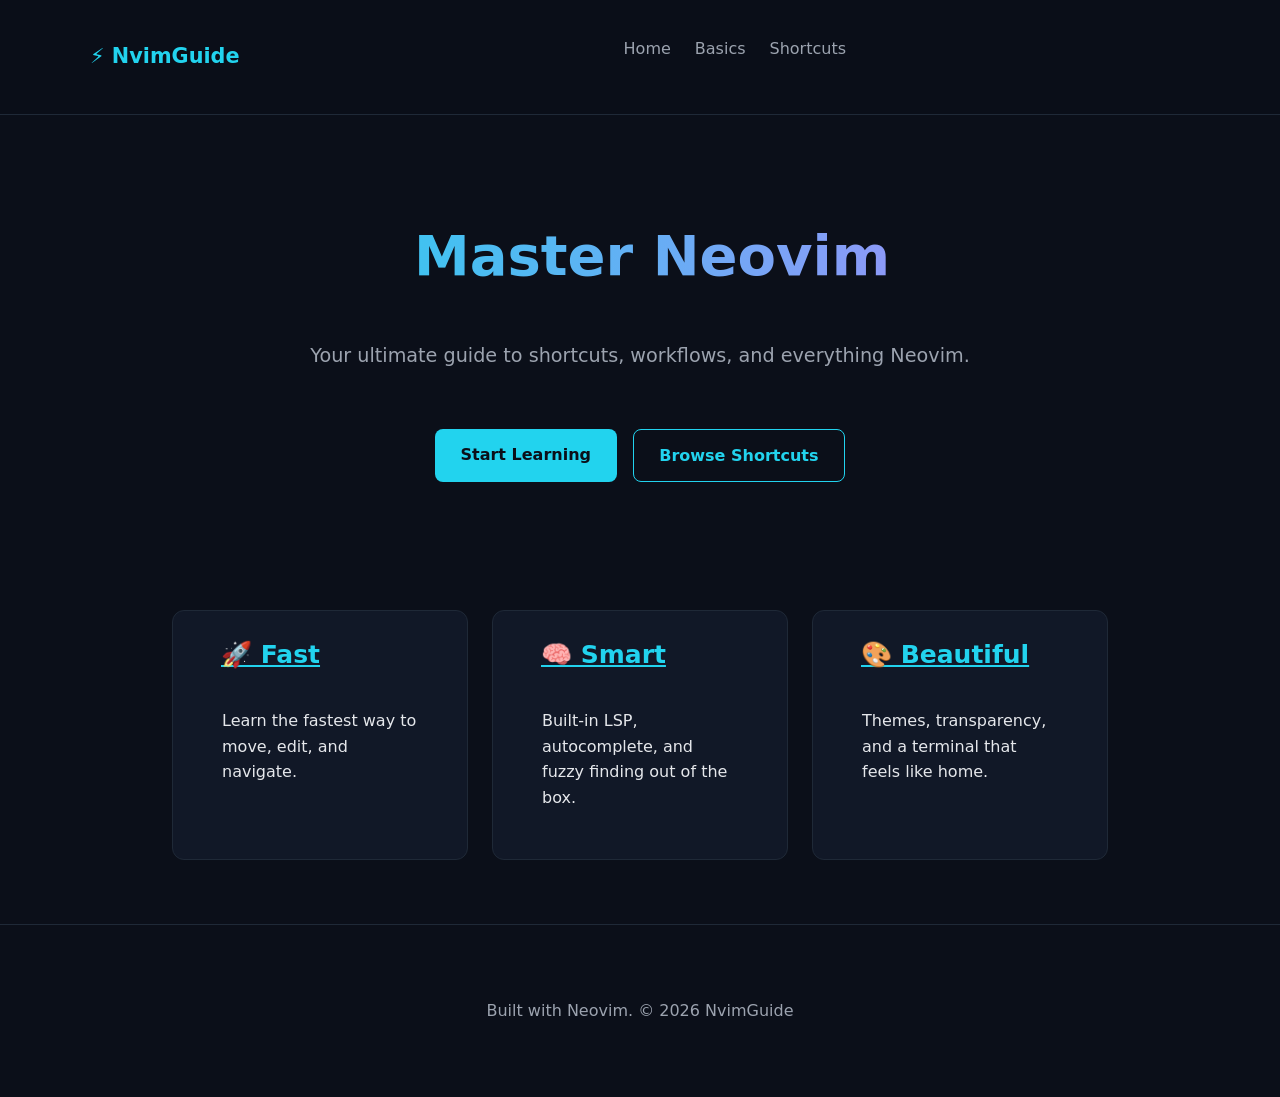
<file: index.html>
<!DOCTYPE html>
<html lang="en">
<head>
  <meta charset="UTF-8" />
  <meta name="viewport" content="width=device-width, initial-scale=1.0" />
  <title>Neovim Guide — Home</title>
  <link rel="stylesheet" href="css/style.css" />
</head>
<body>
  <header>
    <nav>
      <a href="index.html" class="logo">⚡ NvimGuide</a>
      <ul>
        <li><a href="index.html">Home</a></li>
        <li><a href="basics.html">Basics</a></li>
        <li><a href="shortcuts.html">Shortcuts</a></li>
      </ul>
    </nav>
  </header>

  <main class="hero">
    <h1>Master Neovim</h1>
    <p>Your ultimate guide to shortcuts, workflows, and everything Neovim.</p>
    <div class="cta">
      <a href="basics.html" class="btn">Start Learning</a>
      <a href="shortcuts.html" class="btn secondary">Browse Shortcuts</a>
    </div>
  </main>

  <section class="features">
    <div class="card">
      <h3>🚀 Fast</h3>
      <p>Learn the fastest way to move, edit, and navigate.</p>
    </div>
    <div class="card">
      <h3>🧠 Smart</h3>
      <p>Built-in LSP, autocomplete, and fuzzy finding out of the box.</p>
    </div>
    <div class="card">
      <h3>🎨 Beautiful</h3>
      <p>Themes, transparency, and a terminal that feels like home.</p>
    </div>
  </section>

  <footer>
    <p>Built with Neovim. © 2026 NvimGuide</p>
  </footer>

  <script src="js/shortcuts.js"></script>
</body>
</html>
</file>
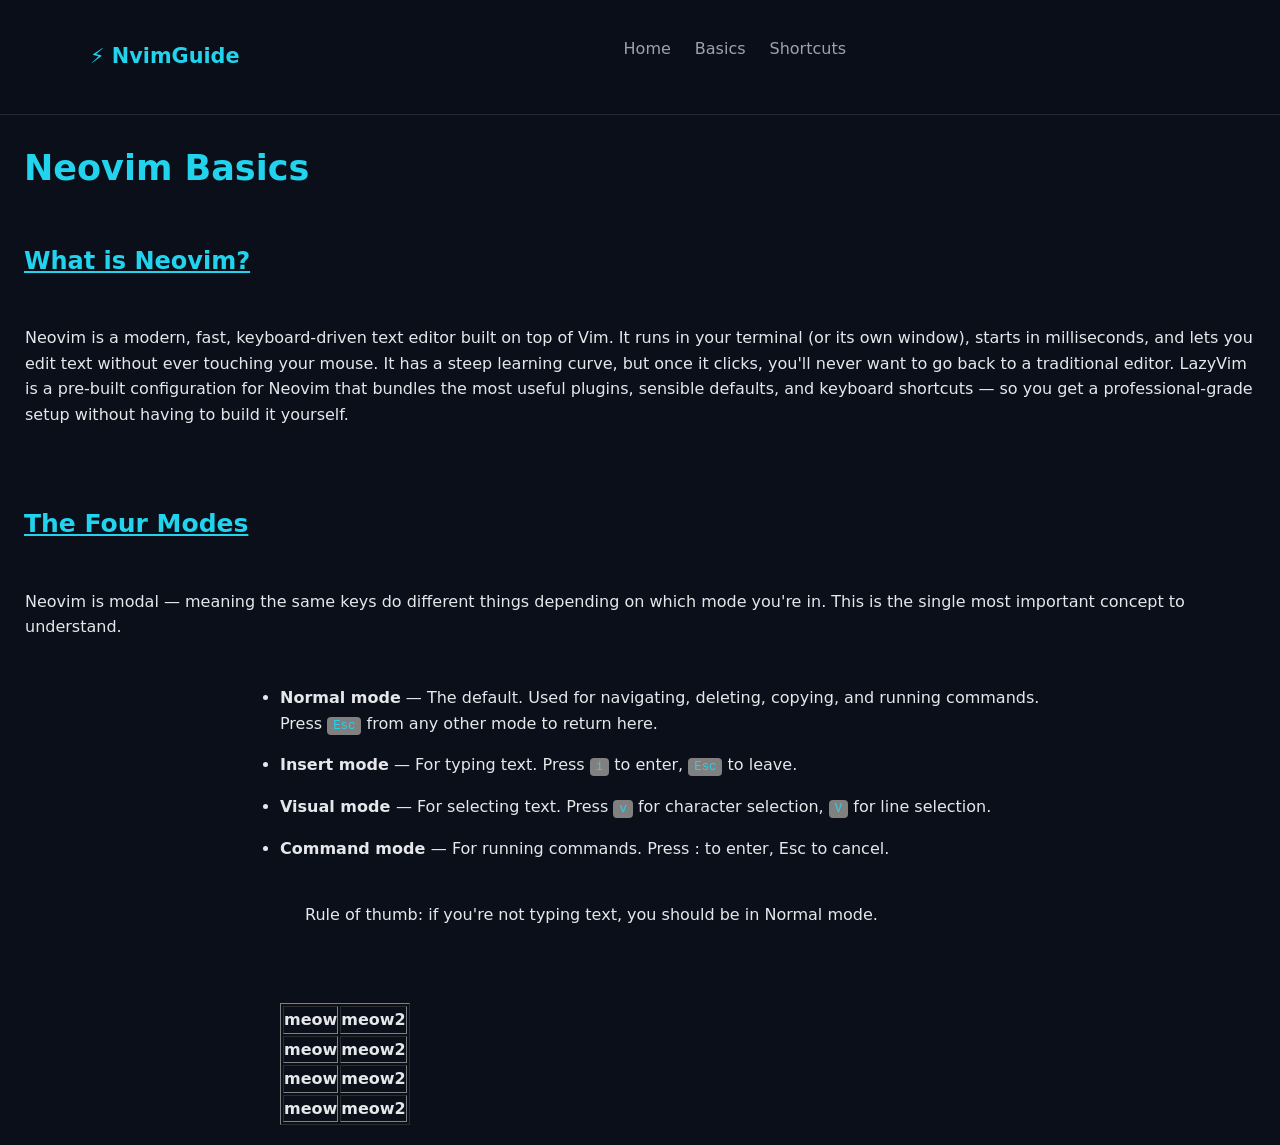
<file: basics.html>
<!DOCTYPE html>
<html lang="en">
<head>
  <meta charset="UTF-8" />
  <meta name="viewport" content="width=device-width, initial-scale=1.0" />
  <title>Neovim Start Learning</title>
  <link rel="stylesheet" href="css/style.css">
</head>
<body>
  <header>
    <nav>
      <a href="index.html" class="logo">⚡ NvimGuide</a>
      <ul>
        <li><a href="index.html">Home</a></li>
        <li><a href="basics.html">Basics</a></li>
        <li><a href="shortcuts.html">Shortcuts</a></li>
      </ul>
    </nav>
  </header><br>
    <h1>Neovim Basics</h1>
    <br>
    <h2>What is Neovim?</h2>
    <p>Neovim is a modern, fast, keyboard-driven text editor built on top of Vim. It runs in your terminal (or its own window), starts in milliseconds, and lets you edit text without ever touching your mouse. It has a steep learning curve, but once it clicks, you'll never want to go back to a traditional editor.

LazyVim is a pre-built configuration for Neovim that bundles the most useful plugins, sensible defaults, and keyboard shortcuts — so you get a professional-grade setup without having to build it yourself.</p><br><br>

    <h3>The Four Modes</h3>
    
    <p>Neovim is modal — meaning the same keys do different things depending on which mode you're in. This is the single most important concept to understand.
<ul>

  <li>  <strong> Normal mode</strong> — The default. Used for navigating, deleting, copying, and running commands. Press <code>Esc</code> from any other mode to return here.
  </li>
  <li> <strong> Insert mode</strong> — For typing text. Press <code> i</code> to enter, <code>Esc</code> to leave.
  </li>
  <li><strong> Visual mode </strong> — For selecting text. Press <code> v</code> for character selection, <code> V</code> for line selection.
  </li>
  <li><strong> Command mode </strong> — For running commands. Press : to enter, Esc to cancel.
  </li> 
  <p>Rule of thumb: if you're not typing text, you should be in Normal mode.</p>
  </p>

    
    <table border="1">
      <tr>
        <th>meow</th>
        <th>meow2</th>
      </tr>
      
      <tr>
        <th>meow</th>
        <th>meow2</th>
      </tr>
      
      <tr>
        <th>meow</th>
        <th>meow2</th>
      </tr>
      
      <tr>
        <th>meow</th>
        <th>meow2</th>
      </tr>
    </table>
</body>
</file>
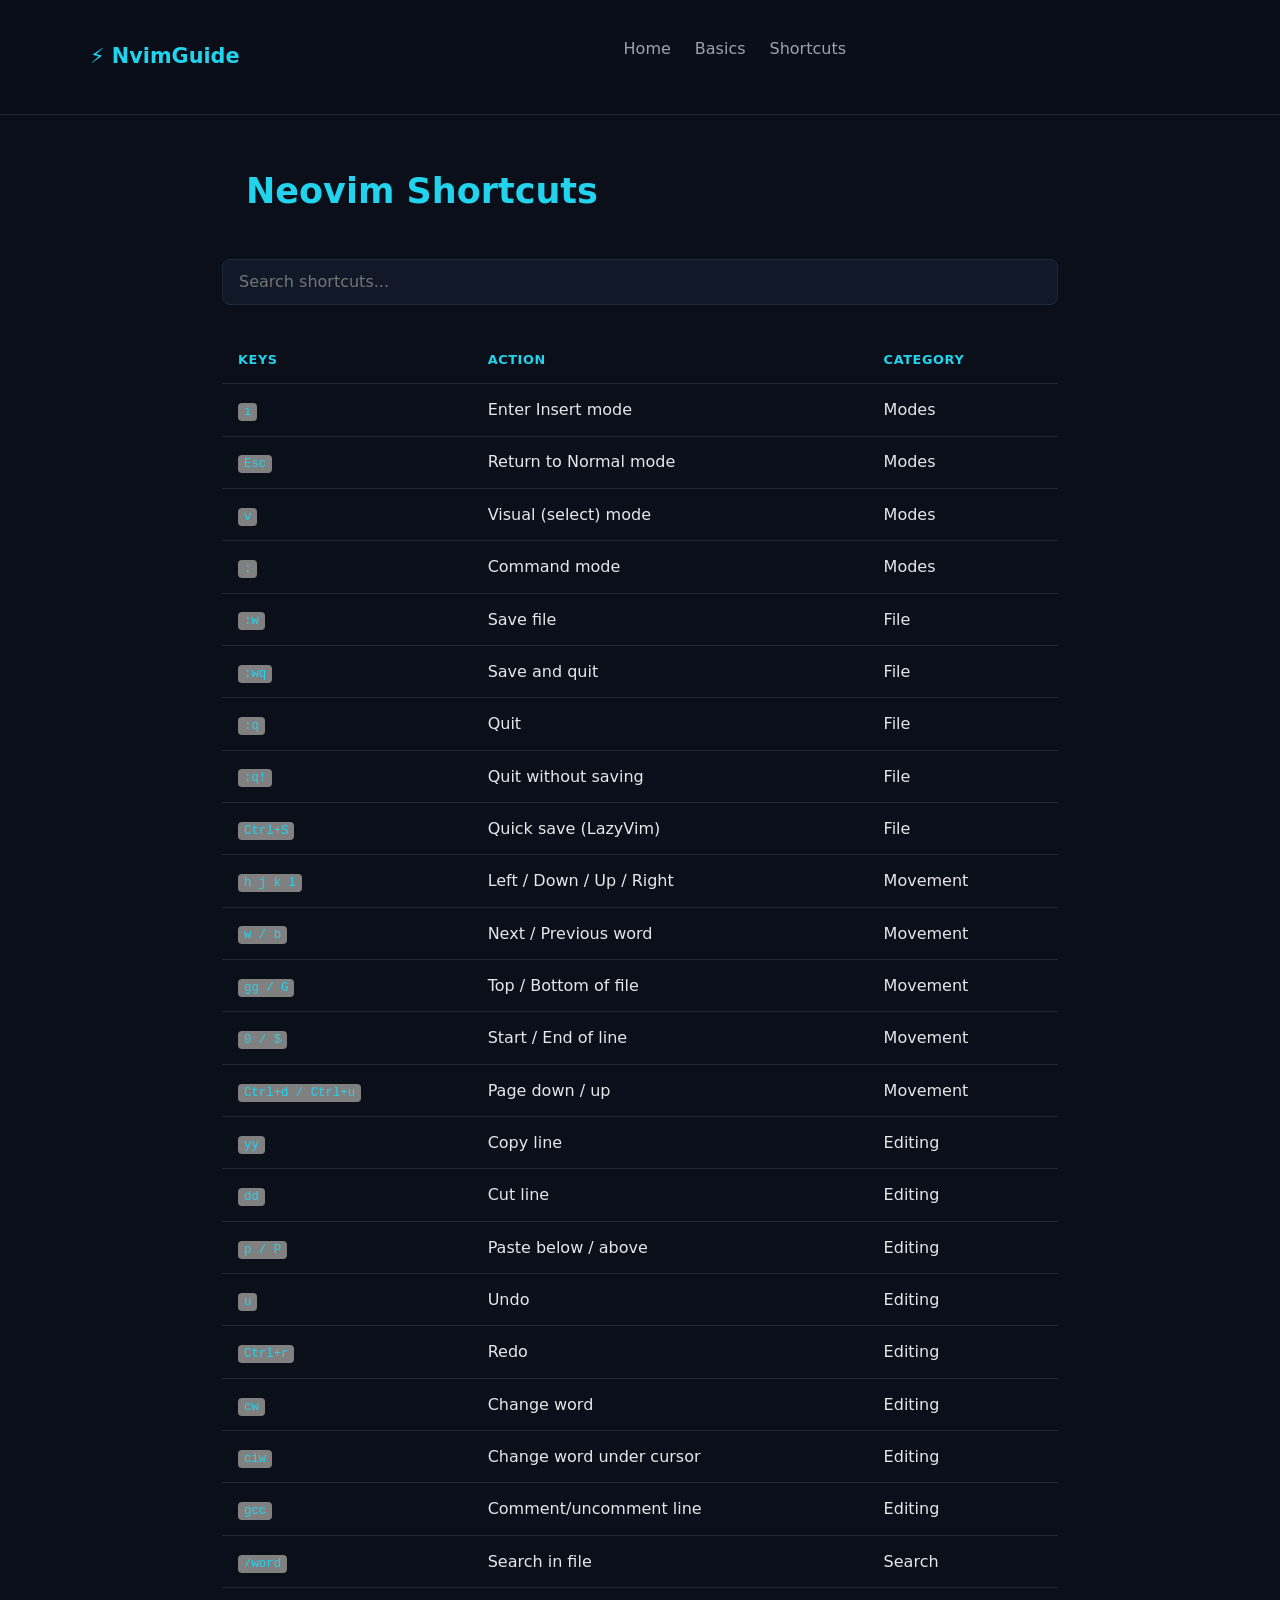
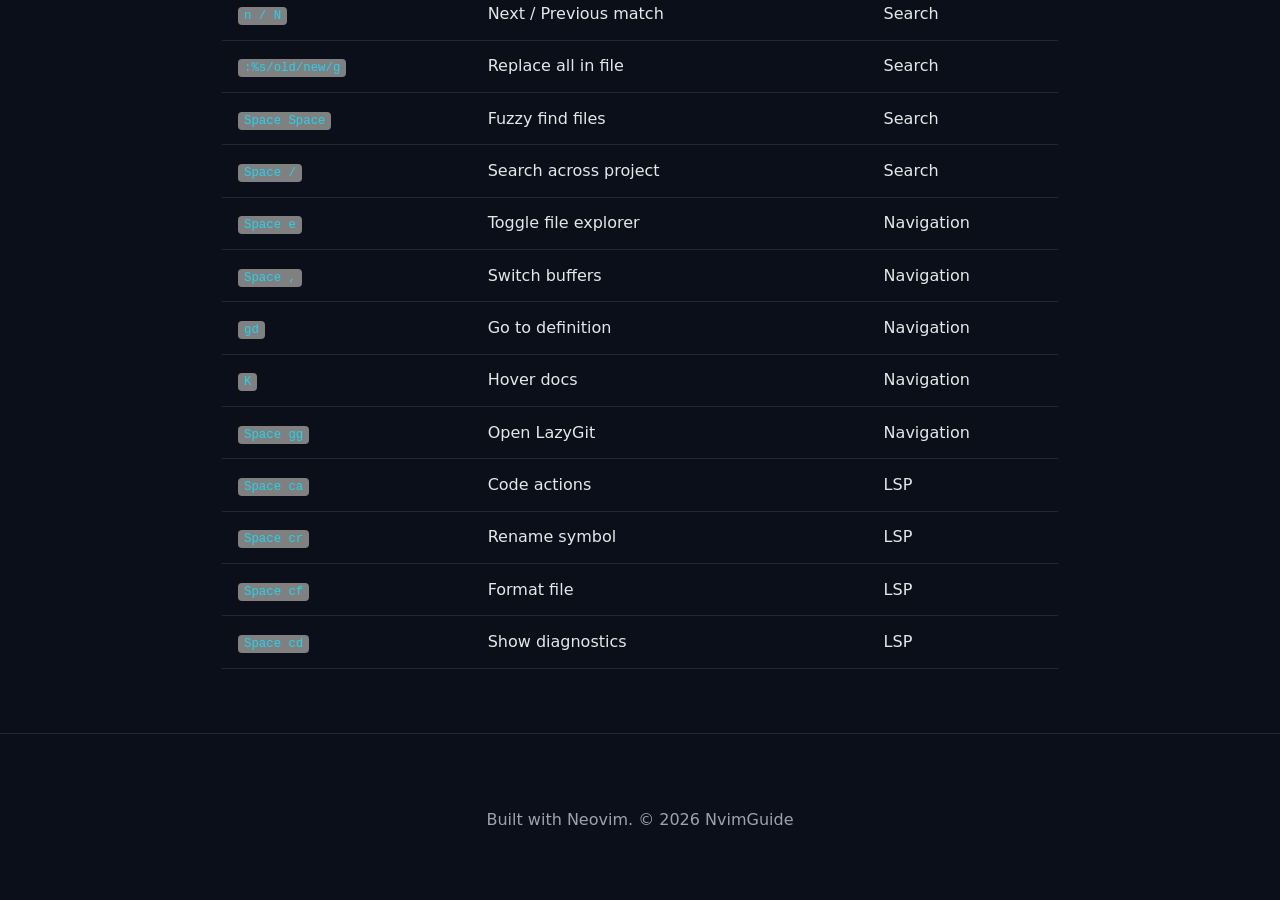
<file: shortcuts.html>
<!DOCTYPE html>
<html lang="en">
<head>
  <meta charset="UTF-8" />
  <title>Neovim Shortcuts</title>
  <link rel="stylesheet" href="css/style.css" />
</head>
<body>
  <header>
    <nav>
      <a href="index.html" class="logo">⚡ NvimGuide</a>
      <ul>
        <li><a href="index.html">Home</a></li>
        <li><a href="basics.html">Basics</a></li>
        <li><a href="shortcuts.html">Shortcuts</a></li>
      </ul>
    </nav>
  </header>

  <main class="content">
    <h1>Neovim Shortcuts</h1>
    <input type="text" id="search" placeholder="Search shortcuts..." />
    <table id="shortcut-table">
      <thead>
        <tr>
          <th>Keys</th>
          <th>Action</th>
          <th>Category</th>
        </tr>
      </thead>
      <tbody></tbody>
    </table>
  </main>

  <footer>
    <p>Built with Neovim. © 2026 NvimGuide</p>
  </footer>

  <script src="js/shortcuts.js"></script>
</body>
</html>
</file>
<file: css/style.css>
:root {
  --bg: #0b0f19;
  --surface: #111827;
  --border: #1f2937;
  --text: #e5e7eb;
  --muted: #9ca3af;
  --accent: #22d3ee;
  --accent-2: #a78bfa;
}

* { box-sizing: border-box; margin: 0; padding: 0; }

body {
  font-family: 'JetBrainsMono Nerd Font', system-ui, sans-serif;
  background: var(--bg);
  color: var(--text);
  line-height: 1.6;
}

header {
  border-bottom: 1px solid var(--border);
  padding: 1rem 2rem;
  position: sticky;
  top: 0;
  background: rgba(11, 15, 25, 0.9);
  backdrop-filter: blur(8px);
  z-index: 10;
}

nav {
  display: flex;
  justify-content: space-between;
  align-items: center;
  max-width: 1100px;
  margin: 0 auto;
}

.logo {
  font-size: 1.3rem;
  font-weight: bold;
  color: var(--accent);
  text-decoration: none;
}

nav ul {
  list-style: none;
  display: flex;
  gap: 1.5rem;
}

nav a {
  color: var(--muted);
  text-decoration: none;
  transition: color 0.2s;
}

nav a:hover { color: var(--accent); }

.hero {
  text-align: center;
  padding: 6rem 2rem 4rem;
  max-width: 900px;
  margin: 0 auto;
}

.hero h1 {
  font-size: 3.5rem;
  background: linear-gradient(90deg, var(--accent), var(--accent-2));
  -webkit-background-clip: text;
  -webkit-text-fill-color: transparent;
  margin-bottom: 1rem;
}

.hero p {
  color: var(--muted);
  font-size: 1.2rem;
  margin-bottom: 2rem;
}

.cta { display: flex; gap: 1rem; justify-content: center; }

.btn {
  padding: 0.8rem 1.6rem;
  background: var(--accent);
  color: #0b0f19;
  border-radius: 8px;
  text-decoration: none;
  font-weight: bold;
  transition: transform 0.15s, box-shadow 0.15s;
}

.btn:hover {
  transform: translateY(-2px);
  box-shadow: 0 8px 20px rgba(34, 211, 238, 0.3);
}

.btn.secondary {
  background: transparent;
  border: 1px solid var(--accent);
  color: var(--accent);
}

.features {
  display: grid;
  grid-template-columns: repeat(auto-fit, minmax(240px, 1fr));
  gap: 1.5rem;
  max-width: 1000px;
  margin: 4rem auto;
  padding: 0 2rem;
}

.card {
  background: var(--surface);
  border: 1px solid var(--border);
  border-radius: 12px;
  padding: 1.5rem;
}

.card h3 { color: var(--accent); margin-bottom: 0.5rem; }

.content {
  max-width: 900px;
  margin: 3rem auto;
  padding: 0 2rem;
}

.content h1 { color: var(--accent); margin-bottom: 1.5rem; }
.content h2 { color: var(--accent-2); margin: 2rem 0 0.8rem; }
.content ul { padding-left: 1.5rem; margin-bottom: 1rem; }
.content li { margin-bottom: 0.4rem; }

code {
  background: var(--surface);
  padding: 0.15rem 0.4rem;
  border-radius: 4px;
  color: var(--accent);
  font-size: 0.95em;
}

#search {
  width: 100%;
  padding: 0.8rem 1rem;
  background: var(--surface);
  border: 1px solid var(--border);
  border-radius: 8px;
  color: var(--text);
  font-size: 1rem;
  margin: 1rem 0 2rem;
  font-family: inherit;
}

#search:focus {
  outline: none;
  border-color: var(--accent);
}

#shortcut-table {
  width: 100%;
  border-collapse: collapse;
}

#shortcut-table th,
#shortcut-table td {
  text-align: left;
  padding: 0.8rem 1rem;
  border-bottom: 1px solid var(--border);
}

#shortcut-table th {
  color: var(--accent);
  text-transform: uppercase;
  font-size: 0.8rem;
  letter-spacing: 0.05em;
}

#shortcut-table tr:hover { background: var(--surface); }

footer {
  text-align: center;
  padding: 3rem 2rem;
  color: var(--muted);
  border-top: 1px solid var(--border);
  margin-top: 4rem;
}

h2{
  margin-bottom: 20px;
  padding-left: 24px;
  text-decoration: underline;
  color: #22d3ee;
}

h3{
  margin-bottom: 20px;
  padding-left: 24px;
  font-size: 25px;
  text-decoration: underline;
  color: #22d3ee;
}

p{
  padding: 25px;
}


h1{
  margin-bottom: 20px;
  padding-left: 24px;
  font-size: 35px;
  color: #22d3ee;
}


ul{
  max-width: 800px;
  margin: 20px auto;
  padding-left: 40px;
}

li{
  margin-bottom: 16px;
  line-height: 1.6;
}

strong{
  font-weight: bold;
}

code{
  background: gray;
  padding: 2px 6px;
  border-radius: 4px;
}
</file>
